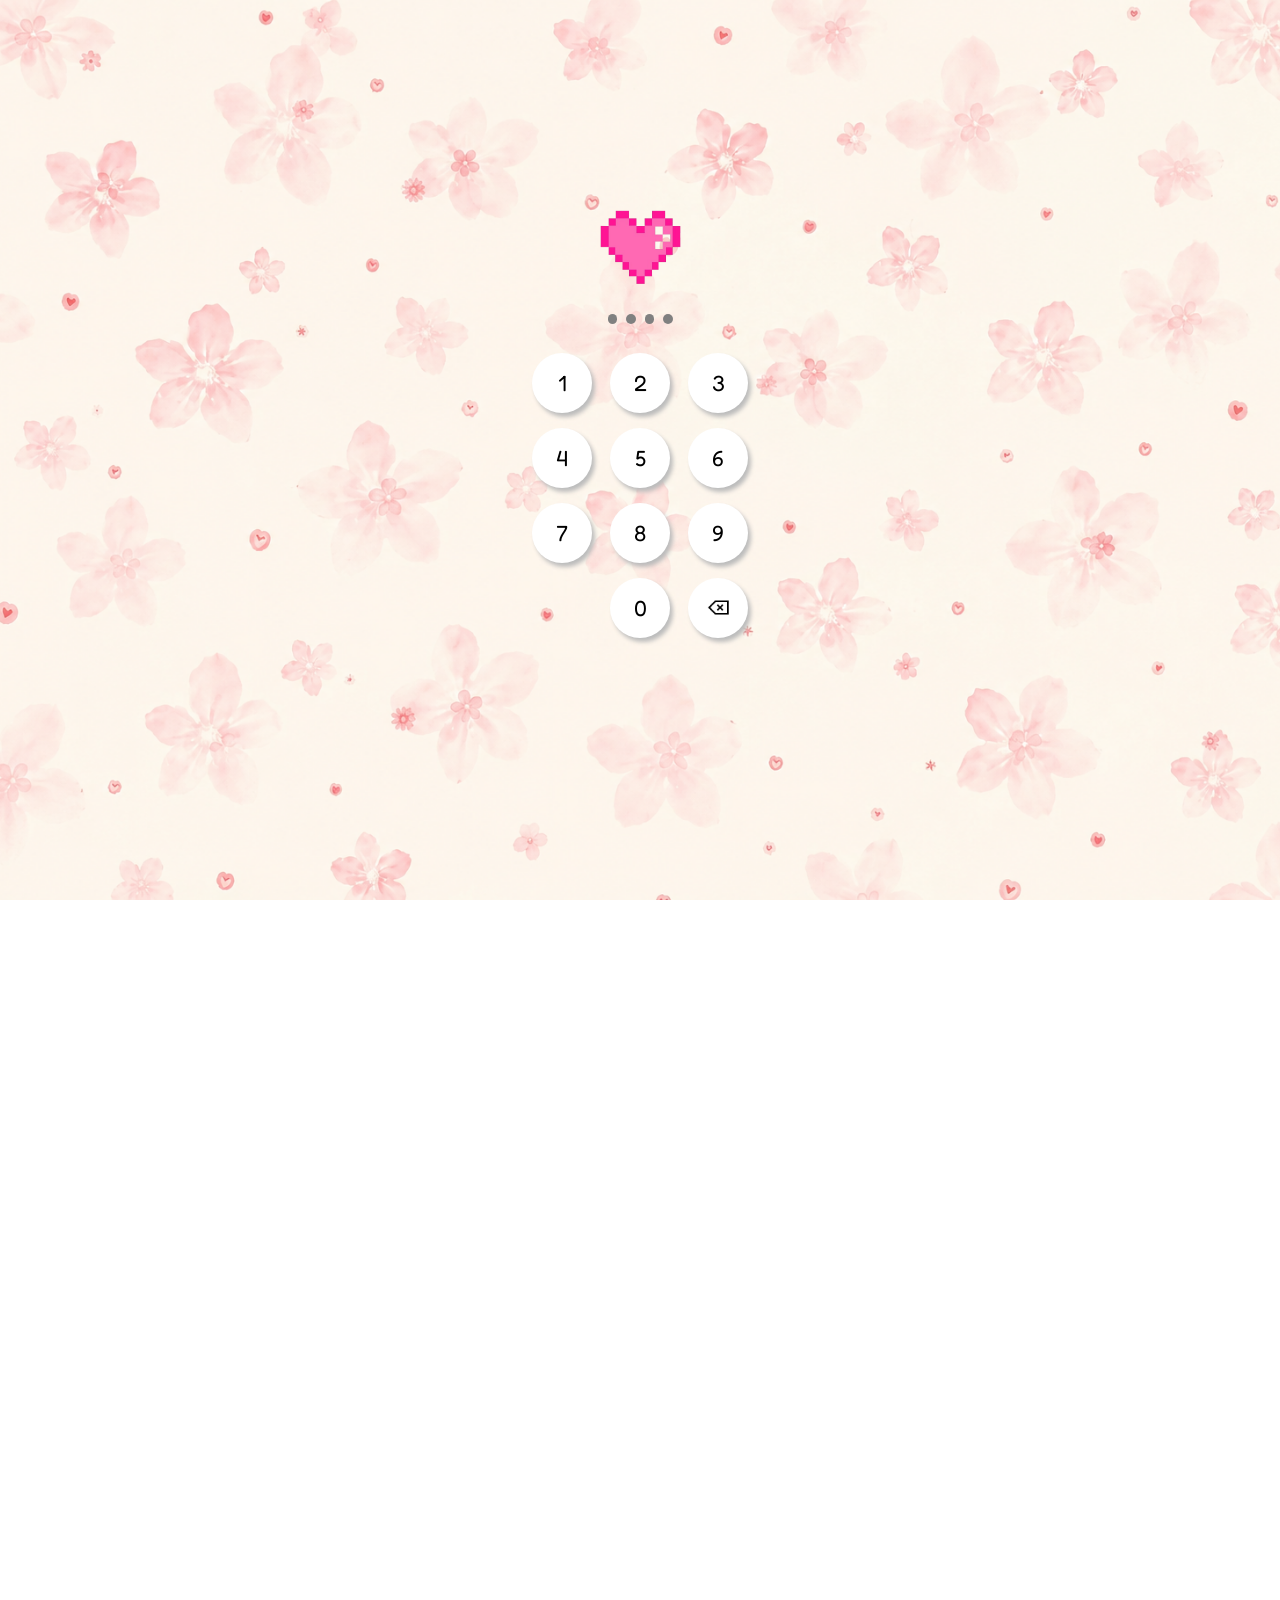
<file: index.html>
<!DOCTYPE html>
<html lang="en">
<head>
    <meta charset="UTF-8">
    <meta name="viewport" content="width=device-width, initial-scale=1.0">
    <link rel="stylesheet" href="css/entry.css">
    <link rel="stylesheet" href="css/cuadro.css">
    <link rel="stylesheet" href="css/unlocked.css">
    <link rel="stylesheet" href="css/crono.css">
    <script src="js/entry.js" type="module" defer></script>
    <link rel="icon" type="image/png" href="sources/corazon.png" draggable="false">
    <title>6 Meses Juntos</title>
</head>
<body>
    <div id="container">
        <div class="tittle_cuadro" id="tittle_cuadro">
            <p id="tittle_1">♡ Resuelve nuestra foto ♡</p>
            <p id="tittle_2">Selecciona dos casilas para intercambiarlas. La página se desbloquea cuando se complete la imagen.</p>
        </div>
        <div class="code_box" id="code_box">
            <div class="deco">
                <img class="heart" src="sources/heart.png" alt="delete" draggable="false">
                <div class="dot_box">
                    <div id="d1" class="dot"></div>
                    <div id="d2" class="dot"></div>
                    <div id="d3" class="dot"></div>
                    <div id="d4" class="dot"></div>
                </div>
            </div>
            <div class="fila">
                <div id="n1" class="casilla">1</div>
                <div id="n2" class="casilla">2</div>
                <div id="n3" class="casilla">3</div>
            </div>
            <div class="fila">
                <div id="n4" class="casilla">4</div>
                <div id="n5"class="casilla" >5</div>
                <div id="n6" class="casilla">6</div>
            </div>
            <div class="fila">
                <div id="n7" class="casilla">7</div>
                <div id="n8" class="casilla">8</div>
                <div id="n9" class="casilla">9</div>
            </div>
            <div class="fila">
                <div id="nPista" class="casilla">
                    <img class="pista" src="sources/pista.png" alt="delete" draggable="false">
                </div>
                <div id="n0" class="casilla">0</div>
                <div id="nDel" class="casilla">
                    <img class="delete" src="sources/delete.png" alt="delete" draggable="false">
                </div>
            </div>
            <div class="pista_box" id="pista_box">
                <p>"El dia y mes de una fecha muy especial"</p>
            </div>
        </div>
        <div class="next_btn" id="next_btn">
            <img class="flecha" src="sources/flecha.png" alt="flecha" draggable="false">
        </div>

        <div id="capa_transicion"></div>
    </div>

    <!--Contenedor bloqueado-->
    <div id="unlocked_container">
        <!---->
    </div>

    <!--Contenedor bloqueado 2-->
    <div id="unlocked_container_2">
        <!---->
    </div>
</body>
</html>
</file>
<file: css/entry.css>
@import url('https://fonts.googleapis.com/css2?family=Fredoka:wght@300..700&display=swap');

html, body {
    margin: 0;
    overflow: hidden;
}

body{
    display: flex;
    justify-content: center;
    align-items: center;
    flex-direction: column;
    margin: 0;
    min-height: 100vh;
    background-image: url('../sources/flowersback.png');
    background-size: cover;  
    background-position: center;
    background-repeat: no-repeat;
    background-attachment: fixed;
    font-family: 'Fredoka', sans-serif;
    user-select: none;
    -webkit-user-select: none;
    width: 100%;
    padding: 0;
}

.code_box{
    width: fit-content;
    height: fit-content;
    border-radius: 8px;
}

.fila{
    display: flex;
    flex-direction: row;
    justify-content: center;
    align-items: center;
    margin: 15px;
}

.casilla{
    background-color: white;
    cursor: pointer;
    border-radius: 500px;
    display: flex;
    text-align: center;
    justify-content: center;
    align-items: center;
    width: 60px;
    height: 60px;
    margin-left: 9px;
    margin-right: 9px;
    font-size: 22px;
    font-weight: 400;
    box-shadow: 3px 4px 4px rgb(188, 188, 188);
}

.casilla:active{
    transform: scale(0.95) !important;
}

.casilla:hover{
    transform: scale(1.05);
}

.delete, .pista{
    width: 25px;
    height: auto;
}

#nPista{
    visibility: hidden;
    cursor: auto;
}

.deco{
    height: fit-content;
    display: flex;
    flex-direction: column;
    justify-content: center;
    align-items: center;
    margin: 0;
    padding: 0;
}

.dot_box{
    display: flex;
    flex-direction: row;
    justify-content: center;
    align-items: center;
    margin: 0;
    padding: 0;
}

.heart{
    width: 95px;
    height: auto;
    margin: 0;
}

.dot{
    background-color: grey;
    width: 9.5px;
    height: 9.5px;
    margin-left: 4.5px;
    margin-right: 4.5px;
    margin-bottom: 14px;
    margin-top: 22px;
    border-radius: 500px;
}

.pista_box{
    position: absolute;
    margin-top: 15px;
    color: rgb(88, 88, 88);
    font-style: italic;
    visibility: hidden;
    opacity: 0;
    transition: opacity 0.3s ease, visibility 0.3s;
}

#container{
    position: relative;
    overflow: hidden;
    width: 100vw;
    height: 100vh;
    display: flex;
    flex-direction: column;
    justify-content: center;
    align-items: center;
}

#capa_transicion{
    position: absolute;
    inset: 0;
    pointer-events: none;
    overflow: hidden;
    z-index: 10;
}

.flor {
  position: absolute;
}
 
.flor svg {
  width: 100%;
  height: 100%;
  display: block;
}
</file>
<file: css/cuadro.css>
.fila_pic{
    display: flex;
    flex-direction: row;
    justify-content: center;
    align-items: center;
    margin: 5px;
    width: fit-content;
    height: fit-content;
}

.cuadro{
    background-color: grey;
    cursor: pointer;
    border-radius: 7px;
    display: flex;
    text-align: center;
    justify-content: center;
    align-items: center;
    width: 90px;
    height: 90px;
    margin-left: 2.5px;
    margin-right: 2.5px;
    margin-top: 0;
    margin-bottom: 0;
    box-sizing: border-box;
}

#c1, #c5, #c9, #c13{
    margin-left: 0;
}

#c4, #c8, #c12, #c16{
    margin-right: 0;
}

#c1, #c2, #c3, #c4{
    margin-top: 0;
}

#c13, #c14, #c15, #c16{
    margin-bottom: 0;
}

.cuadro img {
  width: 100%;
  height: 100%;
  object-fit: cover;
  display: block;
  border-radius: 10px;
}

.cuadro:active{
    transform: scale(0.95) !important;
}

.cuadro:hover{
    transform: scale(1.05);
}

.tittle_cuadro{
    display: flex;
    flex-direction: column;
    align-items: center;
    justify-content: center;
    display: none;
}

#tittle_1, #tittle_2{
    text-align: center;
}

#tittle_1{
    margin-bottom: 25px;
    margin-top: 0;
    padding: 0;
    font-size: 23px;
    font-weight: 400;
}

#tittle_2{
    max-width: 600px;
    margin-bottom: 45px;
}

.next_btn{
    margin: 0;
    width: 45px;
    height: 45px;
    border-bottom-left-radius: 100px;
    border-bottom-right-radius: 100px;
    background-color: #F5A0A1;
    visibility: hidden;
    cursor: pointer;
    display: flex;
    text-align: center;
    justify-content: center;
    align-items: center;
}

.flecha{
    width: 28px;
    height: auto;
    margin: 0;
    margin-bottom: 5px;
}

.flecha:hover{
    transform: scale(1.10);
}

.next_btn:hover{
    transform: scale(1.10);
}
</file>
<file: css/unlocked.css>
#unlocked_container {
    min-height: 100vh;
    position: relative;
    overflow: hidden;
}

/* Escena que aloja la carta y las capas de pájaros */
.escena-carta {
    position: relative;
    width: 100vw;
    height: 100vh;
    display: flex;
    justify-content: center;
    align-items: center;
    overflow: hidden;
}

/* Distribución de Capas con Z-Index */
.capa-pajaros-detras {
    position: absolute;
    inset: 0;
    z-index: 1; /* Por detrás */
    pointer-events: none;
}

.carta-recipiente {
    position: relative;
    z-index: 2; /* En medio */
    width: 460px; /* Un poco más grande que el puzzle */
    height: 460px;
}

.capa-pajaros-delante {
    position: absolute;
    inset: 0;
    z-index: 3; /* Por delante de todo */
    pointer-events: none;
}

/* La Carta física */
.carta {
    width: 100%;
    height: 100%;
    background-color: #fffbf4; /* Tono papel/pergamino suave */
    border: 3px solid #F5A0A1;
    border-radius: 15px;
    box-shadow: 0 10px 30px rgba(0, 0, 0, 0.15);
    display: flex;
    flex-direction: column;
    justify-content: center;
    align-items: center;
    padding: 30px;
    box-sizing: border-box;
    text-align: center;
}

.carta h2 {
    color: #eb8fb5;
    margin-bottom: 15px;
}

/* Silueta SVG del pájaro */
.pajaro-svg {
    width: 100%;
    height: 100%;
    display: block;
}

/* PÁJAROS POSADOS (Iniciales) */
.pajaro-posado {
    position: absolute;
    width: 55px;
    height: 55px;
    transform-origin: bottom center;
}

/* Pájaro 1 (Izquierda, mirando a la derecha) */
#pajaro1 {
    top: -35px;
    left: 45px;
    transform: rotate(-10deg);
    animation: asustarPajaro1 1.2s forwards;
    animation-delay: 3.5s; /* Se asusta a los 5 segundos */
}

/* Pájaro 2 (Derecha, rotado horizontalmente para que mire al otro) */
#pajaro2 {
    top: -30px;
    right: 55px;
    transform: scaleX(-1) rotate(-8deg); 
    animation: asustarPajaro2 1.2s forwards;
    animation-delay: 3.45s; /* Se asusta una décima después (efecto orgánico) */
}

/* --- ANIMACIONES DE DESPEGUE (Se asustan) --- */
@keyframes asustarPajaro1 {
    0% { transform: rotate(-10deg) scale(1); }
    15% { transform: translateY(6px) scaleY(0.7) rotate(-10deg); } /* Se agacha por el susto */
    100% { transform: translate(-400px, -450px) scale(0.3) rotate(-35deg); opacity: 0; } /* Vuela y desaparece */
}

@keyframes asustarPajaro2 {
    0% { transform: scaleX(-1) rotate(-8deg) scale(1); }
    15% { transform: scaleX(-1) translateY(6px) scaleY(0.7) rotate(-8deg); } 
    100% { transform: scaleX(-1) translate(-450px, -400px) scale(0.3) rotate(-30deg); opacity: 0; }
}

/* --- PÁJAROS EN VUELO (Cruzan la pantalla) --- */
.pajaro-volando {
    position: absolute;
    width: 85px;
    height: 85px;
    pointer-events: none;
    left: -100px; 
    top: 0;
    opacity: 0;
    will-change: transform, opacity;
    backface-visibility: hidden;
    animation: cruzarVolando linear forwards;
}

@keyframes cruzarVolando {
    0% {
        /* Mantenemos la posición inicial controlada */
        transform: translate(0, var(--y-inicio)) scale(0.4) rotate(15deg);
        opacity: 0;
    }
    5% {
        /* Se vuelve visible rápidamente una vez que ya ha comenzado a moverse */
        opacity: 1;
    }
    50% {
        /* Vuelo ondulante (revoloteo) a mitad de pantalla */
        transform: translate(55vw, calc(var(--y-fin) - 80px)) scale(0.5) rotate(-10deg);
        opacity: 1;
    }
    95% {
        opacity: 1;
    }
    100% {
        /* Sale por el extremo derecho de la pantalla */
        transform: translate(calc(100vw + 150px), var(--y-fin)) scale(0.4) rotate(20deg);
        opacity: 0;
    }
}

.next_btn2{
    position: absolute;
    left: 50%;
    bottom: -45px;
    transform: translateX(-50%);
    margin: 0;
    width: 45px;
    height: 45px;
    border-bottom-left-radius: 100px;
    border-bottom-right-radius: 100px;
    background-color: #F5A0A1;
    visibility: hidden;
    cursor: pointer;
    display: flex;
    text-align: center;
    justify-content: center;
    align-items: center;
}

.flecha2{
    width: 28px;
    height: auto;
    margin: 0;
    margin-bottom: 5px;
}

.flecha2:hover{
    transform: scale(1.10);
}

.next_btn2:hover{
    transform: translateX(-50%) scale(1.10);
}
</file>
<file: css/crono.css>
#unlocked_container_2{
    min-height: 100vh;
    position: relative;
    overflow: hidden;
}

.seccion-cronometro {
    width: 100vw;
    height: 100vh;
    box-sizing: border-box;
    display: flex;
    flex-direction: column;
    justify-content: center;
    align-items: center;
    gap: 35px;
}
 
.cronometro-titulo {
    color: black;
    font-size: 26px;
    font-weight: 400;
    margin: 0;
    margin-bottom: 10px;
    text-align: center;
    padding: 0 20px;
}
 
.cronometro-box {
    display: flex;
    flex-direction: row;
    justify-content: center;
    align-items: center;
    gap: 18px;
    flex-wrap: wrap;
}
 
.tiempo-cuadro {
    background-color: #fffbf4;
    border: 3px solid #F5A0A1;
    border-radius: 15px;
    box-shadow: 0 10px 30px rgba(0, 0, 0, 0.15);
    width: 95px;
    height: 95px;
    display: flex;
    flex-direction: column;
    justify-content: center;
    align-items: center;
    box-sizing: border-box;
}
 
.tiempo-valor {
    font-size: 34px;
    font-weight: 600;
    color: #eb8fb5;
    line-height: 1;
    font-variant-numeric: tabular-nums;
}
 
.tiempo-etiqueta {
    font-size: 12px;
    color: rgb(120, 120, 120);
    margin-top: 6px;
    text-transform: uppercase;
    letter-spacing: 1px;
}

.txt_crono{
    text-align: center;
    width: 500px;
}

.btn-inicio {
    margin-top: 5px;
    padding: 14px 55px;
    border: none;
    border-radius: 100px;
    background-color: #F5A0A1;
    color: #fffbf4;
    font-family: inherit;
    font-size: 16px;
    font-weight: 500;
    letter-spacing: 0.5px;
    cursor: pointer;
    box-shadow: 3px 4px 4px rgb(188, 188, 188);
    transition: transform 0.15s ease;
}
 
.btn-inicio:hover {
    transform: scale(1.05);
}
 
.btn-inicio:active {
    transform: scale(0.95);
}
</file>
